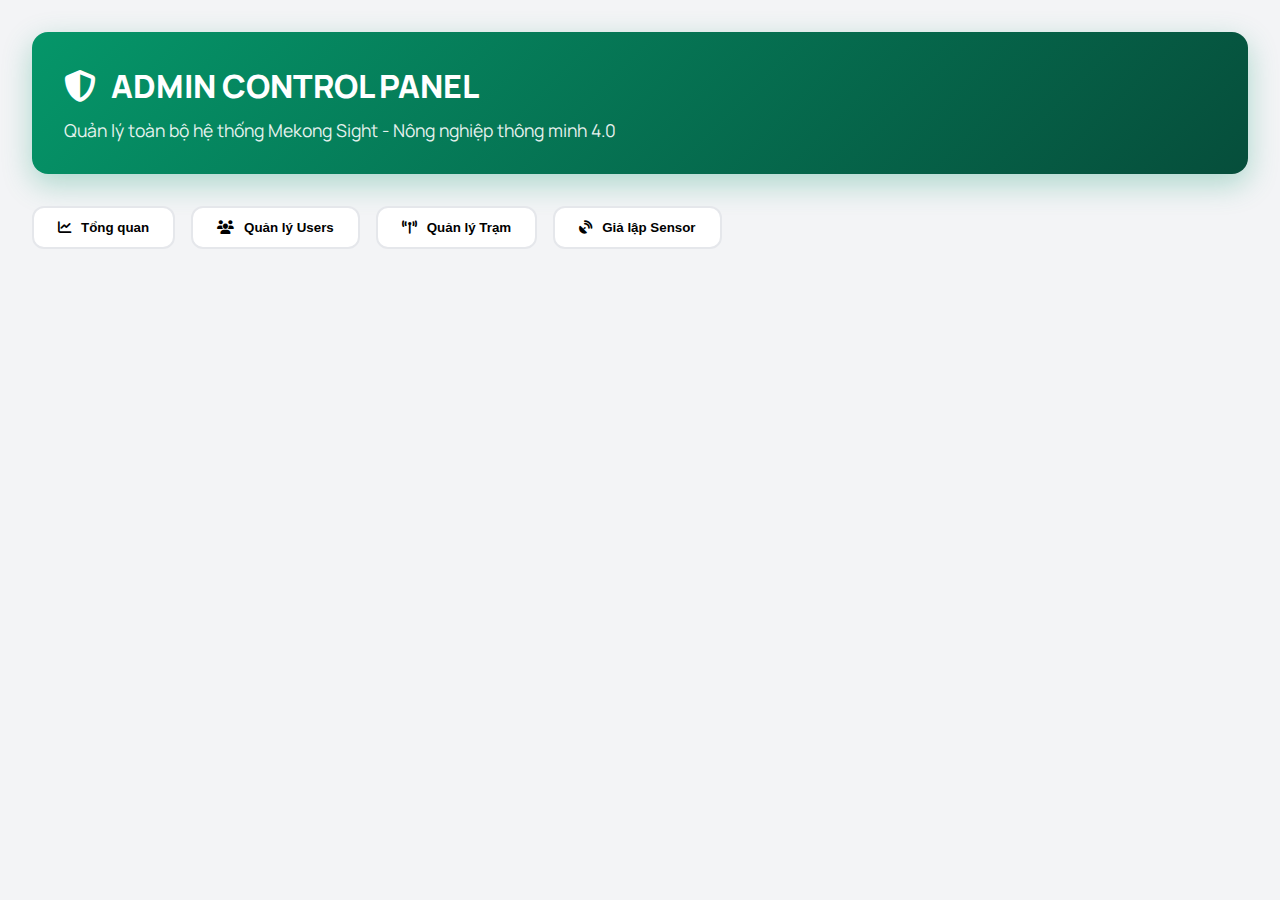
<file: admin.html>
<!DOCTYPE html>
<html lang="vi">

<head>
    <meta charset="UTF-8">
    <meta name="viewport" content="width=device-width, initial-scale=1.0">
    <title>Admin Panel - Mekong Sight</title>
    <link rel="stylesheet" href="https://cdnjs.cloudflare.com/ajax/libs/font-awesome/6.4.0/css/all.min.css">
    <style>
        @import url('https://fonts.googleapis.com/css2?family=Manrope:wght@400;500;600;700;800&display=swap');

        :root {
            --primary: #059669;
            --primary-dark: #064e3b;
            --danger: #ef4444;
            --warning: #f59e0b;
            --info: #3b82f6;
            --success: #10b981;
            --bg: #f3f4f6;
            --card: #ffffff;
            --text: #1f2937;
            --text-muted: #6b7280;
            --border: #e5e7eb;
        }

        * {
            margin: 0;
            padding: 0;
            box-sizing: border-box;
        }

        body {
            font-family: 'Manrope', sans-serif;
            background: var(--bg);
            color: var(--text);
        }

        .container {
            max-width: 1400px;
            margin: 0 auto;
            padding: 2rem;
        }

        /* HEADER */
        .header {
            background: linear-gradient(135deg, var(--primary) 0%, var(--primary-dark) 100%);
            color: white;
            padding: 2rem;
            border-radius: 16px;
            margin-bottom: 2rem;
            box-shadow: 0 10px 30px rgba(5, 150, 105, 0.3);
        }

        .header h1 {
            font-size: 2rem;
            font-weight: 800;
            display: flex;
            align-items: center;
            gap: 15px;
            margin-bottom: 10px;
        }

        .header p {
            opacity: 0.9;
            font-size: 1.1rem;
        }

        /* TABS */
        .tabs {
            display: flex;
            gap: 1rem;
            margin-bottom: 2rem;
            flex-wrap: wrap;
        }

        .tab-btn {
            padding: 12px 24px;
            background: var(--card);
            border: 2px solid var(--border);
            border-radius: 12px;
            font-weight: 700;
            cursor: pointer;
            transition: all 0.3s;
            display: flex;
            align-items: center;
            gap: 10px;
        }

        .tab-btn:hover {
            border-color: var(--primary);
            transform: translateY(-2px);
        }

        .tab-btn.active {
            background: var(--primary);
            color: white;
            border-color: var(--primary);
        }

        .tab-content {
            display: none;
        }

        .tab-content.active {
            display: block;
            animation: fadeIn 0.3s;
        }

        @keyframes fadeIn {
            from {
                opacity: 0;
                transform: translateY(10px);
            }

            to {
                opacity: 1;
                transform: translateY(0);
            }
        }

        /* CARD & TABLES */
        .card {
            background: var(--card);
            border-radius: 16px;
            padding: 1.5rem;
            box-shadow: 0 4px 6px rgba(0, 0, 0, 0.05);
            margin-bottom: 1.5rem;
        }

        .card-header {
            display: flex;
            justify-content: space-between;
            align-items: center;
            margin-bottom: 1.5rem;
            padding-bottom: 1rem;
            border-bottom: 2px solid var(--border);
        }

        .card-title {
            font-size: 1.3rem;
            font-weight: 800;
            display: flex;
            align-items: center;
            gap: 10px;
        }

        .table-container {
            overflow-x: auto;
        }

        table {
            width: 100%;
            border-collapse: collapse;
        }

        th,
        td {
            padding: 12px;
            text-align: left;
            border-bottom: 1px solid var(--border);
        }

        th {
            background: var(--bg);
            font-weight: 700;
            text-transform: uppercase;
            font-size: 0.85rem;
            color: var(--text-muted);
        }

        tr:hover {
            background: #f9fafb;
        }

        /* BUTTONS & BADGES */
        .btn {
            padding: 10px 20px;
            border: none;
            border-radius: 10px;
            font-weight: 600;
            cursor: pointer;
            transition: all 0.3s;
            display: inline-flex;
            align-items: center;
            gap: 8px;
        }

        .btn-primary {
            background: var(--primary);
            color: white;
        }

        .btn-primary:hover {
            background: var(--primary-dark);
            transform: translateY(-2px);
        }

        .btn-danger {
            background: var(--danger);
            color: white;
        }

        .btn-info {
            background: var(--info);
            color: white;
        }

        /* NEW: LIVE BUTTON */
        .btn-live {
            background: #6366f1;
            color: white;
            position: relative;
            overflow: hidden;
        }

        .btn-live.active {
            background: #4f46e5;
            box-shadow: 0 0 15px rgba(99, 102, 241, 0.5);
        }

        .btn-live.active::after {
            content: '';
            position: absolute;
            top: 5px;
            right: 5px;
            width: 8px;
            height: 8px;
            background: #4ade80;
            border-radius: 50%;
            box-shadow: 0 0 5px #4ade80;
            animation: pulse 1s infinite;
        }

        @keyframes pulse {
            0% {
                opacity: 1;
            }

            50% {
                opacity: 0.5;
            }

            100% {
                opacity: 1;
            }
        }

        .badge {
            display: inline-block;
            padding: 4px 12px;
            border-radius: 20px;
            font-size: 0.85rem;
            font-weight: 600;
        }

        .badge-success {
            background: #d1fae5;
            color: var(--success);
        }

        .badge-warning {
            background: #fef3c7;
            color: var(--warning);
        }

        .badge-danger {
            background: #fee2e2;
            color: var(--danger);
        }

        /* FORMS & SLIDERS */
        .form-group {
            margin-bottom: 1.5rem;
        }

        .form-group label {
            display: block;
            font-weight: 700;
            margin-bottom: 8px;
            color: var(--text);
            font-size: 0.9rem;
            display: flex;
            justify-content: space-between;
        }

        .form-control {
            width: 100%;
            padding: 12px;
            border: 2px solid var(--border);
            border-radius: 10px;
            font-size: 1rem;
            transition: all 0.3s;
        }

        /* RANGE SLIDER STYLES */
        input[type=range] {
            width: 100%;
            margin: 10px 0;
            cursor: pointer;
        }

        .sensor-control-item {
            background: #f9fafb;
            padding: 1.5rem;
            border-radius: 12px;
            border: 1px solid var(--border);
        }

        .sensor-value-display {
            background: var(--primary);
            color: white;
            padding: 2px 8px;
            border-radius: 6px;
            font-size: 0.9rem;
        }

        .sensor-input-grid {
            display: grid;
            grid-template-columns: repeat(auto-fit, minmax(300px, 1fr));
            gap: 1.5rem;
            margin-bottom: 2rem;
        }

        /* STATS */
        .stats-grid {
            display: grid;
            grid-template-columns: repeat(auto-fit, minmax(250px, 1fr));
            gap: 1.5rem;
            margin-bottom: 2rem;
        }

        .stat-card {
            background: linear-gradient(135deg, var(--card) 0%, #f9fafb 100%);
            padding: 1.5rem;
            border-radius: 16px;
            box-shadow: 0 4px 6px rgba(0, 0, 0, 0.05);
            border-left: 4px solid var(--primary);
        }

        .stat-value {
            font-size: 2.5rem;
            font-weight: 800;
            color: var(--primary);
            margin: 10px 0;
        }

        .stat-label {
            font-size: 0.9rem;
            color: var(--text-muted);
            font-weight: 600;
        }

        /* MODAL */
        .modal {
            display: none;
            position: fixed;
            top: 0;
            left: 0;
            width: 100%;
            height: 100%;
            background: rgba(0, 0, 0, 0.6);
            z-index: 1000;
            align-items: center;
            justify-content: center;
        }

        .modal.active {
            display: flex;
        }

        .modal-content {
            background: var(--card);
            padding: 2rem;
            border-radius: 20px;
            max-width: 500px;
            width: 90%;
            max-height: 90vh;
            overflow-y: auto;
        }

        /* ALERTS */
        .alert {
            padding: 12px 16px;
            border-radius: 10px;
            margin-bottom: 1rem;
            display: flex;
            align-items: center;
            gap: 10px;
        }

        .alert-success {
            background: #d1fae5;
            color: var(--success);
        }
    </style>
</head>

<body>
    <div class="container">
        <div class="header">
            <h1><i class="fas fa-shield-halved"></i> ADMIN CONTROL PANEL</h1>
            <p>Quản lý toàn bộ hệ thống Mekong Sight - Nông nghiệp thông minh 4.0</p>
        </div>

        <div class="tabs">
            <button class="tab-btn active" onclick="switchTab('overview')"><i class="fas fa-chart-line"></i> Tổng
                quan</button>
            <button class="tab-btn" onclick="switchTab('users')"><i class="fas fa-users"></i> Quản lý Users</button>
            <button class="tab-btn" onclick="switchTab('stations')"><i class="fas fa-broadcast-tower"></i> Quản lý
                Trạm</button>
            <button class="tab-btn" onclick="switchTab('sensor')"><i class="fas fa-satellite-dish"></i> Giả lập
                Sensor</button>
        </div>

        <div id="tab-overview" class="tab-content active">
            <div class="stats-grid">
                <div class="stat-card">
                    <i class="fas fa-users" style="font-size: 2rem; color: var(--primary);"></i>
                    <div class="stat-value" id="total-users">0</div>
                    <div class="stat-label">Tổng người dùng</div>
                </div>
                <div class="stat-card">
                    <i class="fas fa-broadcast-tower" style="font-size: 2rem; color: var(--info);"></i>
                    <div class="stat-value" id="total-stations">0</div>
                    <div class="stat-label">Trạm đang hoạt động</div>
                </div>
                <div class="stat-card">
                    <i class="fas fa-exclamation-triangle" style="font-size: 2rem; color: var(--warning);"></i>
                    <div class="stat-value" id="total-alerts">0</div>
                    <div class="stat-label">Cảnh báo hiện tại</div>
                </div>
                <div class="stat-card">
                    <i class="fas fa-database" style="font-size: 2rem; color: var(--success);"></i>
                    <div class="stat-value" id="total-records">0</div>
                    <div class="stat-label">Bản ghi dữ liệu</div>
                </div>
            </div>

            <div class="card">
                <div class="card-header">
                    <h3 class="card-title"><i class="fas fa-chart-bar"></i> Tình trạng các trạm</h3>
                </div>
                <div class="table-container">
                    <table id="stations-overview">
                        <thead>
                            <tr>
                                <th>Trạm</th>
                                <th>Độ mặn</th>
                                <th>Nhiệt độ</th>
                                <th>pH</th>
                                <th>Mực nước</th>
                                <th>Trạng thái</th>
                            </tr>
                        </thead>
                        <tbody id="stations-table-body">
                            <tr>
                                <td colspan="6" style="text-align: center;">Đang tải...</td>
                            </tr>
                        </tbody>
                    </table>
                </div>
            </div>
        </div>

        <div id="tab-users" class="tab-content">
            <div class="card">
                <div class="card-header">
                    <h3 class="card-title"><i class="fas fa-users"></i> Danh sách người dùng</h3>
                    <button class="btn btn-primary" onclick="showAddUserModal()"><i class="fas fa-plus"></i> Thêm
                        user</button>
                </div>
                <div class="table-container">
                    <table>
                        <thead>
                            <tr>
                                <th>Username</th>
                                <th>Tên hiển thị</th>
                                <th>Vai trò</th>
                                <th>Trạm quản lý</th>
                                <th>Thao tác</th>
                            </tr>
                        </thead>
                        <tbody id="users-table">
                            <tr>
                                <td colspan="5" style="text-align: center;">Đang tải...</td>
                            </tr>
                        </tbody>
                    </table>
                </div>
            </div>
        </div>

        <div id="tab-stations" class="tab-content">
            <div class="card">
                <div class="card-header">
                    <h3 class="card-title"><i class="fas fa-broadcast-tower"></i> Quản lý trạm cảm biến</h3>
                    <button class="btn btn-primary" onclick="showAddStationModal()"><i class="fas fa-plus"></i> Thêm
                        trạm</button>
                </div>
                <div id="stations-grid"
                    style="display: grid; grid-template-columns: repeat(auto-fill, minmax(350px, 1fr)); gap: 1.5rem;">
                </div>
            </div>
        </div>

        <div id="tab-sensor" class="tab-content">
            <div class="card">
                <div class="card-header">
                    <h3 class="card-title"><i class="fas fa-sliders-h"></i> Điều khiển Sensor Giả lập</h3>
                    <div style="display: flex; gap: 10px;">
                        <button id="btn-live-mode" class="btn btn-live" onclick="toggleLiveMode()">
                            <i class="fas fa-bolt"></i> Chế độ Sống động: OFF
                        </button>
                    </div>
                </div>
                <div id="sensor-alert"></div>

                <div class="form-group">
                    <label>Chọn trạm điều khiển</label>
                    <select class="form-control" id="sensor-station">
                        <option value="ST-01">ST-01 - Sóc Trăng</option>
                        <option value="ST-02">ST-02 - Bạc Liêu</option>
                        <option value="ST-03">ST-03 - Kiên Giang</option>
                        <option value="ST-04">ST-04 - Cà Mau</option>
                    </select>
                </div>

                <div class="sensor-input-grid">
                    <div class="sensor-control-item">
                        <div class="form-group">
                            <label>
                                <span><i class="fas fa-tint" style="color:red"></i> Độ mặn (‰)</span>
                                <span id="val-salinity" class="sensor-value-display">0.0</span>
                            </label>
                            <input type="range" id="range-salinity" min="0" max="35" step="0.1" value="0"
                                oninput="updateRangeVal('salinity')">
                            <input type="number" id="input-salinity" class="form-control" step="0.1" value="0"
                                oninput="updateInputVal('salinity')">
                        </div>
                    </div>

                    <div class="sensor-control-item">
                        <div class="form-group">
                            <label>
                                <span><i class="fas fa-thermometer-half" style="color:orange"></i> Nhiệt độ (°C)</span>
                                <span id="val-temperature" class="sensor-value-display">30.0</span>
                            </label>
                            <input type="range" id="range-temperature" min="15" max="45" step="0.1" value="30"
                                oninput="updateRangeVal('temperature')">
                            <input type="number" id="input-temperature" class="form-control" step="0.1" value="30"
                                oninput="updateInputVal('temperature')">
                        </div>
                    </div>

                    <div class="sensor-control-item">
                        <div class="form-group">
                            <label>
                                <span><i class="fas fa-flask" style="color:purple"></i> Độ pH</span>
                                <span id="val-ph" class="sensor-value-display">7.0</span>
                            </label>
                            <input type="range" id="range-ph" min="0" max="14" step="0.1" value="7"
                                oninput="updateRangeVal('ph')">
                            <input type="number" id="input-ph" class="form-control" step="0.1" value="7"
                                oninput="updateInputVal('ph')">
                        </div>
                    </div>

                    <div class="sensor-control-item">
                        <div class="form-group">
                            <label>
                                <span><i class="fas fa-water" style="color:blue"></i> Mực nước (cm)</span>
                                <span id="val-water" class="sensor-value-display">100</span>
                            </label>
                            <input type="range" id="range-water" min="0" max="200" step="1" value="100"
                                oninput="updateRangeVal('water')">
                            <input type="number" id="input-water" class="form-control" value="100"
                                oninput="updateInputVal('water')">
                        </div>
                    </div>
                </div>

                <button class="btn btn-primary" style="width: 100%; justify-content: center; padding: 15px;"
                    onclick="sendSensorData()">
                    <i class="fas fa-paper-plane"></i> Gửi dữ liệu ngay lập tức
                </button>
            </div>
        </div>
    </div>

    <div id="addUserModal" class="modal">
        <div class="modal-content">
            <h2 style="margin-bottom: 1.5rem;"><i class="fas fa-user-plus"></i> Thêm người dùng mới</h2>
            <div class="form-group"><label>Username</label><input type="text" class="form-control" id="new-username">
            </div>
            <div class="form-group"><label>Mật khẩu</label><input type="password" class="form-control"
                    id="new-password"></div>
            <div class="form-group"><label>Tên hiển thị</label><input type="text" class="form-control" id="new-name">
            </div>
            <div class="form-group">
                <label>Vai trò</label>
                <select class="form-control" id="new-role">
                    <option value="user">User</option>
                    <option value="admin">Admin</option>
                </select>
            </div>
            <div class="form-group">
                <label>Trạm quản lý</label>
                <select class="form-control" id="new-station">
                    <option value="ST-01">ST-01</option>
                    <option value="ST-02">ST-02</option>
                    <option value="ST-03">ST-03</option>
                    <option value="ST-04">ST-04</option>
                </select>
            </div>
            <div style="display: flex; gap: 1rem; margin-top: 1.5rem;">
                <button class="btn btn-primary" onclick="addUser()" style="flex: 1;">Thêm</button>
                <button class="btn btn-danger" onclick="closeModal('addUserModal')" style="flex: 1;">Hủy</button>
            </div>
        </div>
    </div>

    <div id="addStationModal" class="modal">
        <div class="modal-content">
            <h2 style="margin-bottom: 1.5rem;"><i class="fas fa-plus-circle"></i> Thêm Trạm Mới</h2>
            <div class="form-group">
                <label>Mã Trạm (ID)</label>
                <input type="text" class="form-control" id="new-station-id" placeholder="ST-05">
            </div>
            <div style="display: flex; gap: 1rem; margin-top: 1.5rem;">
                <button class="btn btn-primary" onclick="addStation()" style="flex: 1;">Thêm</button>
                <button class="btn btn-danger" onclick="closeModal('addStationModal')" style="flex: 1;">Hủy</button>
            </div>
        </div>
    </div>

    <script>
        let users = [];
        let stationsData = {};
        let liveModeInterval = null;

        // UI SYNC: SLIDER <-> INPUT
        function updateRangeVal(id) {
            const val = document.getElementById('range-' + id).value;
            document.getElementById('input-' + id).value = val;
            document.getElementById('val-' + id).textContent = val;
        }

        function updateInputVal(id) {
            const val = document.getElementById('input-' + id).value;
            document.getElementById('range-' + id).value = val;
            document.getElementById('val-' + id).textContent = val;
        }

        // LIVE MODE LOGIC
        function toggleLiveMode() {
            const btn = document.getElementById('btn-live-mode');
            if (liveModeInterval) {
                // Tắt chế độ
                clearInterval(liveModeInterval);
                liveModeInterval = null;
                btn.classList.remove('active');
                btn.innerHTML = '<i class="fas fa-bolt"></i> Chế độ Sống động: OFF';
            } else {
                // Bật chế độ
                btn.classList.add('active');
                btn.innerHTML = '<i class="fas fa-bolt"></i> Chế độ Sống động: ON';

                // Gửi ngay lập tức 1 lần
                sendSensorData();

                // Sau đó tự động gửi mỗi 3 giây với biến động nhỏ
                liveModeInterval = setInterval(() => {
                    fluctuateData();
                    sendSensorData(true); // true = silent mode (không hiện alert)
                }, 3000); // 3 giây/lần
            }
        }

        function fluctuateData() {
            // Biến động ngẫu nhiên các giá trị thanh trượt
            const params = ['salinity', 'temperature', 'ph', 'water'];
            params.forEach(p => {
                let current = parseFloat(document.getElementById('input-' + p).value);
                let change = (Math.random() - 0.5) * 0.4; // Dao động +/- 0.2

                // Giới hạn giá trị hợp lý
                let newVal = parseFloat((current + change).toFixed(1));
                if (p === 'ph') newVal = Math.min(14, Math.max(0, newVal));
                if (p === 'salinity') newVal = Math.max(0, newVal);

                // Cập nhật lại UI
                document.getElementById('input-' + p).value = newVal;
                updateInputVal(p);
            });
        }

        // SEND DATA
        async function sendSensorData(silent = false) {
            const data = {
                station_id: document.getElementById('sensor-station').value,
                salinity: parseFloat(document.getElementById('input-salinity').value) || 0,
                temperature: parseFloat(document.getElementById('input-temperature').value) || 0,
                ph: parseFloat(document.getElementById('input-ph').value) || 0,
                water_level: parseFloat(document.getElementById('input-water').value) || 0
            };
            try {
                await fetch('/api/update-sensor', {
                    method: 'POST', headers: { 'Content-Type': 'application/json' }, body: JSON.stringify(data)
                });

                if (!silent) {
                    const alert = document.getElementById('sensor-alert');
                    alert.innerHTML = `<div class="alert alert-success"><i class="fas fa-check-circle"></i> Đã gửi dữ liệu thành công!</div>`;
                    setTimeout(() => alert.innerHTML = '', 2000);
                }

                // Cập nhật bảng tổng quan ngay lập tức nếu đang ở tab đó
                if (document.getElementById('tab-overview').classList.contains('active')) {
                    loadOverview();
                }
            } catch (e) { console.error("Lỗi gửi dữ liệu"); }
        }

        // (Các hàm cũ giữ nguyên: switchTab, loadOverview, loadUsers, loadStations, addUser, addStation...)
        function switchTab(tab) {
            document.querySelectorAll('.tab-btn').forEach(btn => btn.classList.remove('active'));
            document.querySelectorAll('.tab-content').forEach(content => content.classList.remove('active'));
            event.target.classList.add('active');
            document.getElementById('tab-' + tab).classList.add('active');
            if (tab === 'overview') loadOverview();
            if (tab === 'users') loadUsers();
            if (tab === 'stations') loadStations();
        }

        async function loadOverview() {
            try {
                const usersRes = await fetch('/api/admin/users');
                users = await usersRes.json();
                const dataRes = await fetch('/api/admin/sensor-data');
                stationsData = await dataRes.json();

                document.getElementById('total-users').textContent = users.length;
                document.getElementById('total-stations').textContent = Object.keys(stationsData.stations || {}).length;

                let totalRecords = 0;
                let totalAlerts = 0;
                const tbody = document.getElementById('stations-table-body');
                tbody.innerHTML = '';

                for (const [id, station] of Object.entries(stationsData.stations || {})) {
                    totalRecords += station.history?.length || 0;
                    if (station.current?.is_danger) totalAlerts++;
                    const row = `<tr>
                        <td><strong>${id}</strong></td>
                        <td>${station.current?.salinity || 0}‰</td>
                        <td>${station.current?.temperature || 0}°C</td>
                        <td>${station.current?.ph || 0}</td>
                        <td>${station.current?.water_level || 0}cm</td>
                        <td><span class="badge ${station.current?.is_danger ? 'badge-danger' : 'badge-success'}">
                            ${station.current?.is_danger ? 'Cảnh báo' : 'Bình thường'}
                        </span></td>
                    </tr>`;
                    tbody.innerHTML += row;
                }
                document.getElementById('total-alerts').textContent = totalAlerts;
                document.getElementById('total-records').textContent = totalRecords;
            } catch (e) { console.error(e); }
        }

        async function loadUsers() {
            try {
                const res = await fetch('/api/admin/users');
                users = await res.json();
                const tbody = document.getElementById('users-table');
                tbody.innerHTML = '';
                users.forEach(user => {
                    const row = `<tr>
                        <td><strong>${user.username}</strong></td>
                        <td>${user.name}</td>
                        <td><span class="badge ${user.role === 'admin' ? 'badge-warning' : 'badge-success'}">${user.role}</span></td>
                        <td>${user.station_id}</td>
                        <td><button class="btn btn-danger" onclick="deleteUser('${user.username}')" style="padding: 6px 12px;"><i class="fas fa-trash"></i></button></td>
                    </tr>`;
                    tbody.innerHTML += row;
                });
            } catch (e) { console.error(e); }
        }

        async function loadStations() {
            try {
                const res = await fetch('/api/admin/sensor-data');
                stationsData = await res.json();
                const grid = document.getElementById('stations-grid');
                grid.innerHTML = '';
                for (const [id, station] of Object.entries(stationsData.stations || {})) {
                    const card = `<div class="card">
                        <h3 style="margin-bottom: 1rem; display: flex; align-items: center; gap: 10px;">
                            <i class="fas fa-broadcast-tower" style="color: var(--primary);"></i> ${id}
                        </h3>
                        <div style="display: grid; gap: 10px;">
                            <div style="display: flex; justify-content: space-between;"><span>Độ mặn:</span><strong>${station.current?.salinity || 0}‰</strong></div>
                            <div style="display: flex; justify-content: space-between;"><span>Nhiệt độ:</span><strong>${station.current?.temperature || 0}°C</strong></div>
                            <div style="display: flex; justify-content: space-between;"><span>Lịch sử:</span><strong>${station.history?.length || 0} bản ghi</strong></div>
                        </div>
                        <button class="btn btn-danger" onclick="clearStationHistory('${id}')" style="margin-top: 1rem; width: 100%;"><i class="fas fa-trash"></i> Xóa lịch sử</button>
                    </div>`;
                    grid.innerHTML += card;
                }
            } catch (e) { console.error(e); }
        }

        function showAddUserModal() { document.getElementById('addUserModal').classList.add('active'); }
        function showAddStationModal() { document.getElementById('addStationModal').classList.add('active'); }
        function closeModal(id) { document.getElementById(id).classList.remove('active'); }

        async function addUser() {
            const newUser = {
                username: document.getElementById('new-username').value,
                password: document.getElementById('new-password').value,
                name: document.getElementById('new-name').value,
                role: document.getElementById('new-role').value,
                station_id: document.getElementById('new-station').value
            };
            try {
                await fetch('/api/admin/add-user', { method: 'POST', headers: { 'Content-Type': 'application/json' }, body: JSON.stringify(newUser) });
                closeModal('addUserModal'); loadUsers(); alert('Thêm user thành công!');
            } catch (e) { alert('Lỗi: ' + e.message); }
        }

        async function deleteUser(username) {
            if (!confirm(`Xóa user ${username}?`)) return;
            try { await fetch(`/api/admin/delete-user/${username}`, { method: 'DELETE' }); loadUsers(); } catch (e) { alert('Lỗi'); }
        }

        async function addStation() {
            const id = document.getElementById('new-station-id').value;
            if (!id) return alert("Vui lòng nhập ID");
            try { await fetch('/api/admin/add-station', { method: 'POST', headers: { 'Content-Type': 'application/json' }, body: JSON.stringify({ station_id: id }) }); closeModal('addStationModal'); loadStations(); } catch (e) { alert("Lỗi"); }
        }

        async function clearStationHistory(stationId) {
            if (!confirm(`Xóa lịch sử trạm ${stationId}?`)) return;
            try { await fetch(`/api/admin/clear-history/${stationId}`, { method: 'DELETE' }); loadStations(); } catch (e) { alert('Lỗi'); }
        }

        document.addEventListener('DOMContentLoaded', () => { switchTab('overview'); });
    </script>
</body>

</html>
</file>
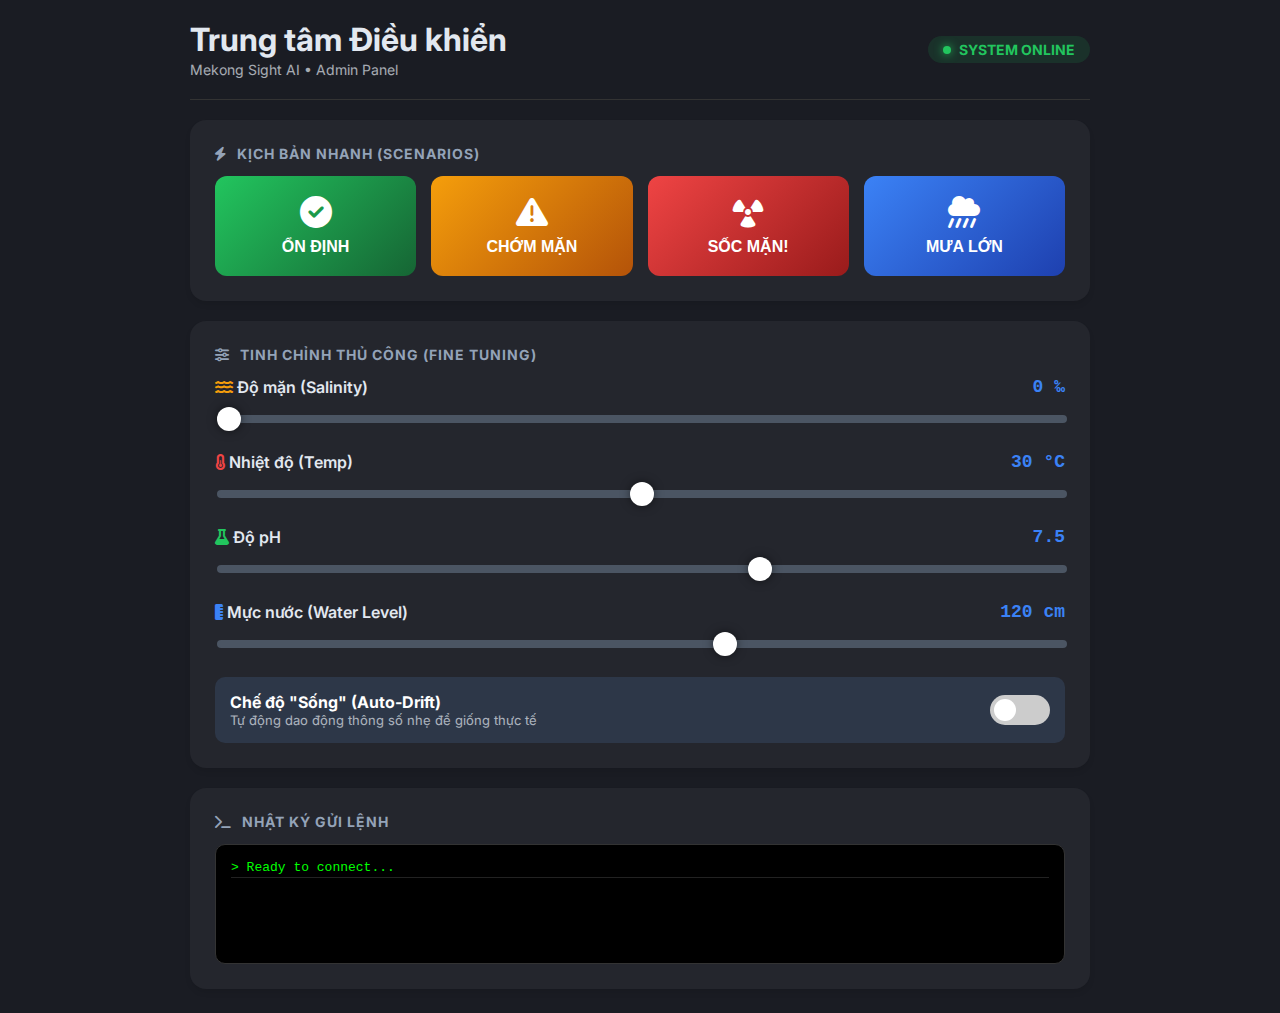
<file: app/templates/admin.html>
<!DOCTYPE html>
<html lang="vi">

<head>
    <meta charset="UTF-8">
    <meta name="viewport" content="width=device-width, initial-scale=1.0">
    <title>Mekong Sight AI - Admin Center</title>
    <link href="https://fonts.googleapis.com/css2?family=Inter:wght@400;600;800&display=swap" rel="stylesheet">
    <link rel="stylesheet" href="https://cdnjs.cloudflare.com/ajax/libs/font-awesome/6.0.0/css/all.min.css">

    <style>
        :root {
            --bg-dark: #1a1c23;
            --card-bg: #24262d;
            --text-main: #e2e8f0;
            --accent: #3b82f6;
            --danger: #ef4444;
            --success: #22c55e;
            --warning: #f59e0b;
        }

        * {
            box-sizing: border-box;
        }

        body {
            font-family: 'Inter', sans-serif;
            background-color: var(--bg-dark);
            color: var(--text-main);
            margin: 0;
            padding: 20px;
            display: flex;
            justify-content: center;
        }

        .container {
            width: 100%;
            max-width: 900px;
            display: grid;
            grid-template-columns: 1fr;
            gap: 20px;
        }

        /* HEADER */
        header {
            display: flex;
            justify-content: space-between;
            align-items: center;
            padding-bottom: 20px;
            border-bottom: 1px solid #333;
        }

        .status-badge {
            background: #22c55e20;
            color: #22c55e;
            padding: 5px 15px;
            border-radius: 20px;
            font-weight: bold;
            font-size: 14px;
            display: flex;
            align-items: center;
            gap: 8px;
        }

        .status-dot {
            width: 8px;
            height: 8px;
            background: currentColor;
            border-radius: 50%;
            box-shadow: 0 0 10px currentColor;
        }

        /* CARDS */
        .card {
            background: var(--card-bg);
            border-radius: 16px;
            padding: 25px;
            box-shadow: 0 4px 6px -1px rgba(0, 0, 0, 0.1);
        }

        .card h3 {
            margin-top: 0;
            color: #94a3b8;
            font-size: 14px;
            text-transform: uppercase;
            letter-spacing: 1px;
            display: flex;
            align-items: center;
            gap: 10px;
        }

        /* BUTTONS GRID */
        .scenario-grid {
            display: grid;
            grid-template-columns: repeat(auto-fit, minmax(180px, 1fr));
            gap: 15px;
        }

        .btn-scenario {
            padding: 20px;
            border: none;
            border-radius: 12px;
            font-weight: 600;
            font-size: 16px;
            cursor: pointer;
            transition: transform 0.2s, filter 0.2s;
            display: flex;
            flex-direction: column;
            align-items: center;
            gap: 10px;
            color: white;
        }

        .btn-scenario:hover {
            transform: translateY(-3px);
            filter: brightness(1.1);
        }

        .btn-scenario:active {
            transform: scale(0.98);
        }

        .sc-normal {
            background: linear-gradient(135deg, #22c55e 0%, #166534 100%);
        }

        .sc-warn {
            background: linear-gradient(135deg, #f59e0b 0%, #b45309 100%);
        }

        .sc-danger {
            background: linear-gradient(135deg, #ef4444 0%, #991b1b 100%);
        }

        .sc-rain {
            background: linear-gradient(135deg, #3b82f6 0%, #1e40af 100%);
        }

        /* SLIDERS CONTROL */
        .control-group {
            margin-bottom: 25px;
        }

        .control-header {
            display: flex;
            justify-content: space-between;
            margin-bottom: 10px;
            font-weight: 600;
        }

        .control-val {
            color: var(--accent);
            font-family: monospace;
            font-size: 18px;
        }

        input[type=range] {
            width: 100%;
            height: 8px;
            border-radius: 5px;
            background: #4b5563;
            outline: none;
            -webkit-appearance: none;
        }

        input[type=range]::-webkit-slider-thumb {
            -webkit-appearance: none;
            width: 24px;
            height: 24px;
            border-radius: 50%;
            background: white;
            cursor: pointer;
            box-shadow: 0 0 10px rgba(0, 0, 0, 0.5);
            transition: transform 0.1s;
        }

        input[type=range]::-webkit-slider-thumb:hover {
            transform: scale(1.2);
        }

        /* SWITCH TOGGLE */
        .toggle-container {
            display: flex;
            justify-content: space-between;
            align-items: center;
            background: #2d3748;
            padding: 15px;
            border-radius: 10px;
            margin-top: 20px;
        }

        .toggle-switch {
            position: relative;
            width: 60px;
            height: 30px;
        }

        .toggle-switch input {
            opacity: 0;
            width: 0;
            height: 0;
        }

        .slider-switch {
            position: absolute;
            cursor: pointer;
            top: 0;
            left: 0;
            right: 0;
            bottom: 0;
            background-color: #ccc;
            transition: .4s;
            border-radius: 34px;
        }

        .slider-switch:before {
            position: absolute;
            content: "";
            height: 22px;
            width: 22px;
            left: 4px;
            bottom: 4px;
            background-color: white;
            transition: .4s;
            border-radius: 50%;
        }

        input:checked+.slider-switch {
            background-color: var(--accent);
        }

        input:checked+.slider-switch:before {
            transform: translateX(30px);
        }

        /* LOG */
        #console-log {
            background: #000;
            color: #0f0;
            font-family: monospace;
            padding: 15px;
            border-radius: 10px;
            height: 120px;
            overflow-y: auto;
            font-size: 13px;
            border: 1px solid #333;
        }

        .log-entry {
            margin-bottom: 5px;
            border-bottom: 1px solid #222;
            padding-bottom: 2px;
        }
    </style>
</head>

<body>

    <div class="container">
        <header>
            <div>
                <h1 style="margin:0">Trung tâm Điều khiển</h1>
                <span style="opacity: 0.7; font-size: 14px;">Mekong Sight AI • Admin Panel</span>
            </div>
            <div class="status-badge">
                <div class="status-dot"></div> SYSTEM ONLINE
            </div>
        </header>

        <div class="card">
            <h3><i class="fas fa-bolt"></i> Kịch bản Nhanh (Scenarios)</h3>
            <div class="scenario-grid">
                <button class="btn-scenario sc-normal" onclick="applyScenario('normal')">
                    <i class="fas fa-check-circle fa-2x"></i> ỔN ĐỊNH
                </button>
                <button class="btn-scenario sc-warn" onclick="applyScenario('warning')">
                    <i class="fas fa-exclamation-triangle fa-2x"></i> CHỚM MẶN
                </button>
                <button class="btn-scenario sc-danger" onclick="applyScenario('danger')">
                    <i class="fas fa-radiation fa-2x"></i> SỐC MẶN!
                </button>
                <button class="btn-scenario sc-rain" onclick="applyScenario('rain')">
                    <i class="fas fa-cloud-showers-heavy fa-2x"></i> MƯA LỚN
                </button>
            </div>
        </div>

        <div class="card">
            <h3><i class="fas fa-sliders-h"></i> Tinh chỉnh Thủ công (Fine Tuning)</h3>

            <div class="control-group">
                <div class="control-header">
                    <span><i class="fas fa-water" style="color:var(--warning)"></i> Độ mặn (Salinity)</span>
                    <span class="control-val" id="disp-sal">0 ‰</span>
                </div>
                <input type="range" id="rng-sal" min="0" max="20" step="0.1" value="0" oninput="manualUpdate()">
            </div>

            <div class="control-group">
                <div class="control-header">
                    <span><i class="fas fa-thermometer-half" style="color:var(--danger)"></i> Nhiệt độ (Temp)</span>
                    <span class="control-val" id="disp-temp">30 °C</span>
                </div>
                <input type="range" id="rng-temp" min="15" max="45" step="0.5" value="30" oninput="manualUpdate()">
            </div>

            <div class="control-group">
                <div class="control-header">
                    <span><i class="fas fa-flask" style="color:var(--success)"></i> Độ pH</span>
                    <span class="control-val" id="disp-ph">7.5</span>
                </div>
                <input type="range" id="rng-ph" min="3" max="10" step="0.1" value="7.5" oninput="manualUpdate()">
            </div>

            <div class="control-group">
                <div class="control-header">
                    <span><i class="fas fa-ruler-vertical" style="color:var(--accent)"></i> Mực nước (Water
                        Level)</span>
                    <span class="control-val" id="disp-water">120 cm</span>
                </div>
                <input type="range" id="rng-water" min="0" max="200" step="5" value="120" oninput="manualUpdate()">
            </div>

            <div class="toggle-container">
                <div>
                    <b style="color:white">Chế độ "Sống" (Auto-Drift)</b>
                    <div style="font-size: 13px; opacity: 0.7;">Tự động dao động thông số nhẹ để giống thực tế</div>
                </div>
                <label class="toggle-switch">
                    <input type="checkbox" id="auto-drift" onchange="toggleDrift()">
                    <span class="slider-switch"></span>
                </label>
            </div>
        </div>

        <div class="card">
            <h3><i class="fas fa-terminal"></i> Nhật ký gửi lệnh</h3>
            <div id="console-log">
                <div class="log-entry">> Ready to connect...</div>
            </div>
        </div>
    </div>

    <script>
        let driftInterval = null;

        // 1. Hàm gửi dữ liệu cốt lõi (Đã nâng cấp 4 tham số)
        async function sendData(s, t, p, w) {
            // Cập nhật giao diện
            document.getElementById('rng-sal').value = s;
            document.getElementById('rng-temp').value = t;
            document.getElementById('rng-ph').value = p;
            document.getElementById('rng-water').value = w;

            document.getElementById('disp-sal').innerText = parseFloat(s).toFixed(1) + " ‰";
            document.getElementById('disp-temp').innerText = parseFloat(t).toFixed(1) + " °C";
            document.getElementById('disp-ph').innerText = parseFloat(p).toFixed(1);
            document.getElementById('disp-water').innerText = parseInt(w) + " cm";

            // Gửi API
            const payload = {
                station_id: "ADMIN-GOD",
                salinity: parseFloat(s),
                temperature: parseFloat(t),
                ph: parseFloat(p),
                water_level: parseFloat(w) // Gửi thêm mực nước
            };

            try {
                await fetch('/api/update-sensor', {
                    method: 'POST', headers: { 'Content-Type': 'application/json' },
                    body: JSON.stringify(payload)
                });
                log(`Sent: Sal=${s} | Temp=${t} | Water=${w}cm`);
            } catch (e) {
                log("ERROR: Connection failed!");
            }
        }

        // 2. Xử lý khi kéo tay
        function manualUpdate() {
            const s = document.getElementById('rng-sal').value;
            const t = document.getElementById('rng-temp').value;
            const p = document.getElementById('rng-ph').value;
            const w = document.getElementById('rng-water').value; // Lấy giá trị mực nước
            sendData(s, t, p, w);
        }

        // 3. Kịch bản nhanh (Đã thêm thông số mực nước)
        function applyScenario(type) {
            if (document.getElementById('auto-drift').checked) {
                document.getElementById('auto-drift').click(); // Tắt auto nếu đang bật
            }

            // Định dạng: Độ mặn, Nhiệt độ, pH, Mực nước
            if (type === 'normal') sendData(1.5, 29.5, 7.5, 120); // Ổn định
            if (type === 'warning') sendData(3.8, 32.0, 7.0, 100); // Nước bắt đầu cạn, hơi mặn
            if (type === 'danger') sendData(12.5, 36.5, 4.5, 40);  // Nước cạn kiệt, rất mặn và nóng
            if (type === 'rain') sendData(0.2, 26.0, 6.5, 160);    // Mưa: Nước dâng cao, mát, ngọt
        }

        // 4. Chế độ Tự động dao động
        function toggleDrift() {
            const isOne = document.getElementById('auto-drift').checked;
            if (isOne) {
                log(">> Auto-Drift Mode: ACTIVATED");
                driftInterval = setInterval(() => {
                    let s = parseFloat(document.getElementById('rng-sal').value);
                    let t = parseFloat(document.getElementById('rng-temp').value);
                    let p = parseFloat(document.getElementById('rng-ph').value);
                    let w = parseFloat(document.getElementById('rng-water').value);

                    // Dao động nhẹ
                    s += (Math.random() - 0.5) * 0.2;
                    t += (Math.random() - 0.5) * 0.2;
                    p += (Math.random() - 0.5) * 0.1;
                    w += (Math.random() - 0.5) * 2; // Mực nước dao động biên độ lớn hơn chút

                    if (s < 0) s = 0; if (t < 10) t = 10; if (p < 0) p = 0; if (w < 0) w = 0;

                    sendData(s.toFixed(2), t.toFixed(2), p.toFixed(2), w.toFixed(0));
                }, 2000);
            } else {
                log(">> Auto-Drift Mode: DEACTIVATED");
                clearInterval(driftInterval);
            }
        }

        function log(msg) {
            const box = document.getElementById('console-log');
            const time = new Date().toLocaleTimeString();
            box.innerHTML = `<div class="log-entry">[${time}] ${msg}</div>` + box.innerHTML;
        }
    </script>

</body>

</html>
</file>
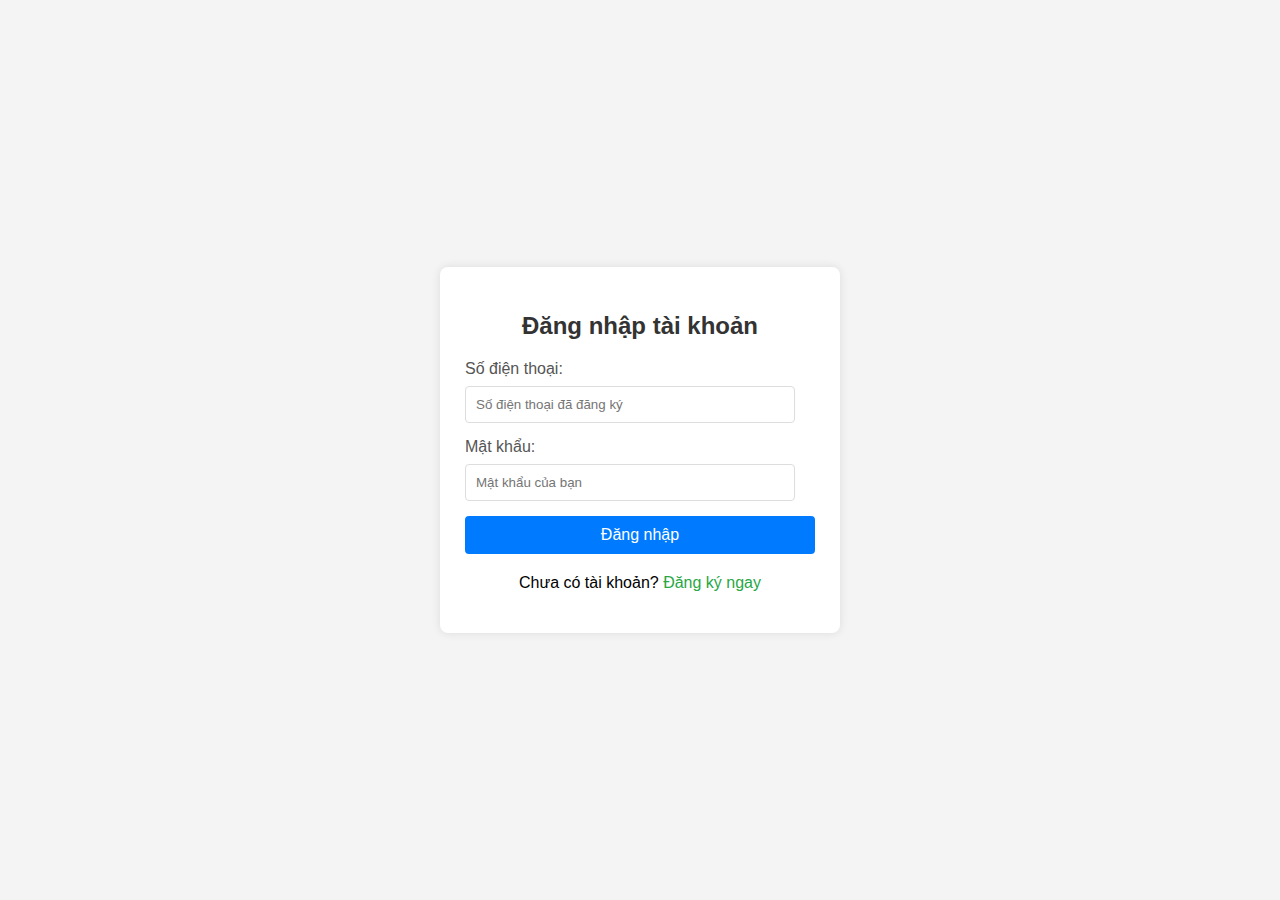
<file: app/templates/login.html>
<!DOCTYPE html>
<html lang="vi">
<head>
    <meta charset="UTF-8">
    
<meta name="viewport" content="width=device-width, initial-scale=1.0">
    <title>Đăng nhập tài khoản</title>
    <style>
        body { font-family: Arial, sans-serif; background-color: #f4f4f4; display
: flex; justify-content: center; align-items: center; height: 100vh; margin: 0; }
        .container { background-color: #fff; padding: 25px; border-radius: 8px; box-shadow: 0 0 10px rgba(0, 0, 0, 0.1); width: 350px; }
        h2 { text-align: center; color: #333; margin-bottom: 20px; }
        label { display: block; margin-bottom: 8px; color: #555; }
        input[type="tel"],
        input[type="password"] {
            width: calc(100% - 20px);
            padding: 10px;
            margin-bottom: 15px;
            border: 1px solid #ddd;
            border-radius: 4px;
            box-sizing: border-box;
        }
        button {
            width: 100%;
            padding: 10px;
            background-color: #007bff;
            color: white;
            border: none;
            border-radius: 4px;
            cursor: pointer;
            font-size: 16px;
        }
        button:hover { background-color: #0056b3; }
        .message { margin-top: 15px; text-align: center; color: red; }
        .success { color: green; }
        p { text-align: center; margin-top: 20px; }
        p a { color: #28a745; text-decoration: none; }
        p a:hover { text-decoration: underline; }
    </style>
</head>
<body>
    <div class="container">
        <h2>Đăng nhập tài khoản</h2>
        <form id="loginForm">
            <label for="login_phone">Số điện thoại:</label>
            <input type="tel" id="login_phone" name="login_phone" required placeholder="Số điện thoại đã đăng ký">

            <label for="login_password">Mật khẩu:</label>
            <input type="password" id="login_password" name="login_password" required placeholder="Mật khẩu của bạn">

            <button type="submit">Đăng nhập</button>
            <div id="message" class="message"></div>
        </form>
        <p>Chưa có tài khoản? <a href="/register">Đăng ký ngay</a></p>
    </div>

    <script>
        document.getElementById('loginForm').addEventListener('submit', async function(event) {
            event.preventDefault();

            const phone_number = document.getElementById('login_phone').value;
            const password = document.getElementById('login_password').value;
            const messageDiv = document.getElementById('message');

            messageDiv.textContent = ''; // Xóa thông báo cũ

            try {
                // Gửi dữ liệu đăng nhập đến endpoint /login trên backend
                const response = await fetch('/login', {
                    method: 'POST',
                    headers: {
                        'Content-Type': 'application/json'
                    },
                    body: JSON.stringify({
                        phone_number,
                        password
                    })
                });

                const result = await response.json(); // Phân tích phản hồi JSON từ server

                if (response.ok) { // Kiểm tra mã trạng thái HTTP là 2xx
                    messageDiv.textContent = result.message;
                    messageDiv.classList.add('success');
                    // Chuyển hướng đến trang chính hoặc dashboard sau khi đăng nhập
                    setTimeout(() => {
                        window.location.href = '/dashboard';
                    }, 1500);
                
} else {
                    messageDiv.textContent = result.error || "Đăng nhập thất bại.";
                    messageDiv.classList.remove('success');
                }
            } catch (error) {
                console.error('Lỗi khi đăng nhập:', error);
                messageDiv.textContent = "Đã xảy ra lỗi trong quá trình đăng nhập. Vui lòng thử lại.";
                messageDiv.classList.remove('success');
            }
        });
    </script>
</body>
</html>
</file>
